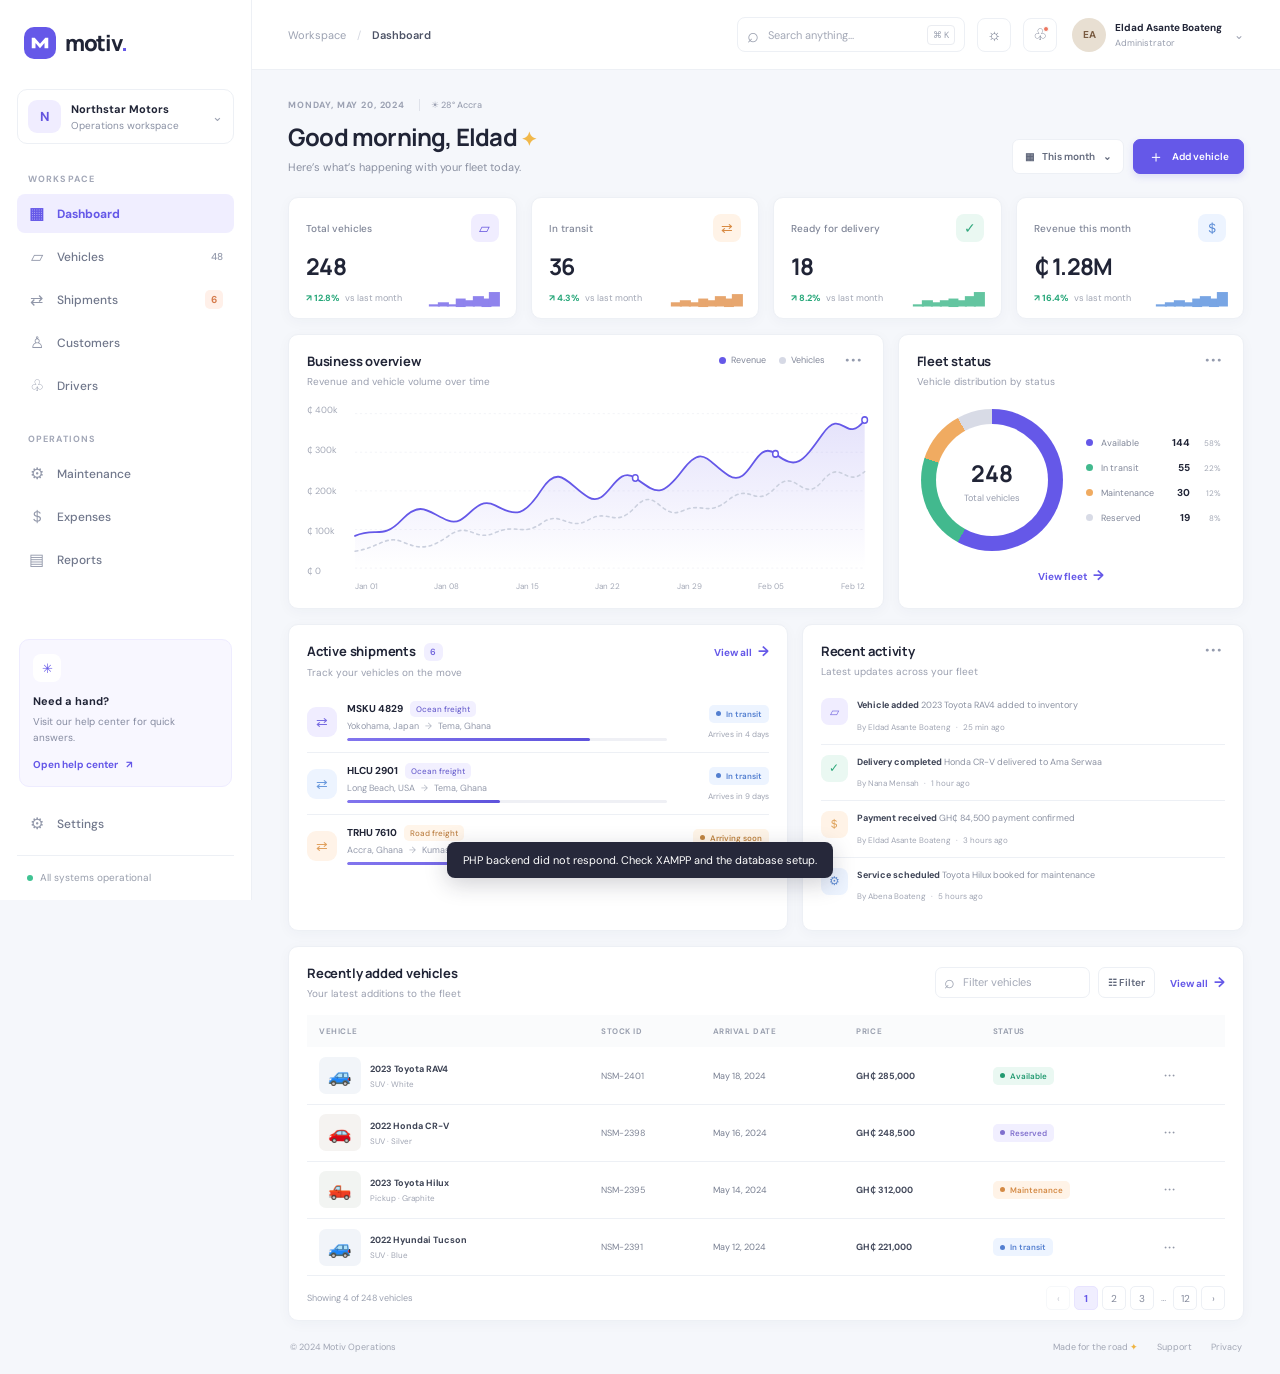
<file: vehicle-management-dashboard/index.html>
<!doctype html>
<html lang="en">
<head>
  <meta charset="utf-8">
  <meta name="viewport" content="width=device-width, initial-scale=1">
  <meta name="theme-color" content="#f5f7fb">
  <title>Motiv — Vehicle Operations</title>
  <link rel="stylesheet" href="style.css">
  <script src="script.js" defer></script>
</head>
<body>
  <div class="app-shell">
    <div class="mobile-scrim" data-close-sidebar></div>
    <aside class="sidebar" id="sidebar" aria-label="Main navigation">
      <a class="brand" href="#dashboard" aria-label="Motiv home"><span class="brand-mark"><svg viewBox="0 0 32 32" aria-hidden="true"><path d="M5 23V9h4l7 8 7-8h4v14h-5v-7l-6 7-6-7v7z" fill="currentColor"/></svg></span><span>motiv<span class="brand-dot">.</span></span></a>
      <div class="workspace-switch"><span class="workspace-icon">N</span><span class="workspace-copy"><strong>Northstar Motors</strong><small>Operations workspace</small></span><span class="chevron">⌄</span></div>
      <p class="nav-label">WORKSPACE</p>
      <nav class="nav-list">
        <a class="nav-item active" href="#dashboard" data-page="Dashboard"><span class="nav-icon">▦</span>Dashboard</a>
        <a class="nav-item" href="#vehicles" data-page="Vehicles"><span class="nav-icon">▱</span>Vehicles <span class="nav-count">48</span></a>
        <a class="nav-item" href="#shipments" data-page="Shipments"><span class="nav-icon">⇄</span>Shipments <span class="nav-badge">6</span></a>
        <a class="nav-item" href="#customers" data-page="Customers"><span class="nav-icon">♙</span>Customers</a>
        <a class="nav-item" href="#drivers" data-page="Drivers"><span class="nav-icon">♧</span>Drivers</a>
      </nav>
      <p class="nav-label nav-label-spaced">OPERATIONS</p>
      <nav class="nav-list">
        <a class="nav-item" href="#maintenance" data-page="Maintenance"><span class="nav-icon">⚙</span>Maintenance</a>
        <a class="nav-item" href="#expenses" data-page="Expenses"><span class="nav-icon">＄</span>Expenses</a>
        <a class="nav-item" href="#reports" data-page="Reports"><span class="nav-icon">▤</span>Reports</a>
      </nav>
      <div class="sidebar-bottom"><div class="help-card"><span class="help-icon">✳</span><strong>Need a hand?</strong><p>Visit our help center for quick answers.</p><button class="help-link" type="button">Open help center <span>↗</span></button></div><a class="nav-item" href="#settings" data-page="Settings"><span class="nav-icon">⚙</span>Settings</a><div class="sidebar-footer"><span class="online-dot"></span>All systems operational</div></div>
    </aside>
    <main class="main-content" id="dashboard">
      <header class="topbar">
        <button class="icon-button mobile-menu" id="menuToggle" aria-label="Open navigation">☰</button>
        <div class="breadcrumbs"><span>Workspace</span><span class="crumb-slash">/</span><strong id="pageTitle">Dashboard</strong></div>
        <div class="topbar-actions"><label class="global-search"><span>⌕</span><input id="globalSearch" type="search" placeholder="Search anything..." aria-label="Search dashboard"><kbd>⌘ K</kbd></label><button class="icon-button theme-toggle" id="themeToggle" aria-label="Switch color theme" title="Switch theme">☼</button><div class="popover-wrap"><button class="icon-button notification-trigger" id="notificationToggle" aria-label="Notifications"><span>♧</span><i></i></button><div class="popover notification-popover" id="notificationPopover"><div class="popover-heading"><strong>Notifications</strong><button id="markRead">Mark all read</button></div><div class="notice"><span class="notice-icon amber">⇄</span><div><strong>Shipment update</strong><p>MSKU 4829 arrived at Tema Port.</p><small>12 min ago</small></div></div><div class="notice"><span class="notice-icon blue">▱</span><div><strong>New vehicle added</strong><p>2023 Toyota RAV4 was added to inventory.</p><small>1 hour ago</small></div></div><div class="notice"><span class="notice-icon green">✓</span><div><strong>Payment received</strong><p>GH₵ 84,500 from Ama Serwaa.</p><small>3 hours ago</small></div></div><button class="view-all">View all notifications</button></div></div><div class="popover-wrap"><button class="profile-trigger" id="profileToggle"><span class="avatar">EAB</span><span class="profile-copy"><strong>Eldad Asante Boateng</strong><small>Administrator</small></span><span class="chevron">⌄</span></button><div class="popover profile-popover" id="profilePopover"><button>My profile</button><button>Workspace settings</button><button>Sign out</button></div></div></div>
      </header>
      <div class="page-content">
        <section class="welcome-row"><div><p class="eyebrow">MONDAY, MAY 20, 2024 <span class="weather">☀ 28° Accra</span></p><h1>Good morning, Eldad <span class="wave">✦</span></h1><p class="welcome-subtitle">Here’s what’s happening with your fleet today.</p></div><div class="welcome-actions"><button class="button button-quiet" id="dateRange">▦ <span>This month</span><span>⌄</span></button><button class="button button-primary" id="addVehicle"><span>＋</span> Add vehicle</button></div></section>
        <section class="kpi-grid" aria-label="Key metrics">
          <article class="kpi-card"><div class="kpi-top"><span class="kpi-label">Total vehicles</span><span class="kpi-icon violet">▱</span></div><div class="kpi-value">248</div><div class="kpi-foot"><span class="trend positive">↗ 12.8%</span><span>vs last month</span><span class="sparkline spark-violet">▁▂▁▄▃▅▄▇</span></div></article>
          <article class="kpi-card"><div class="kpi-top"><span class="kpi-label">In transit</span><span class="kpi-icon orange">⇄</span></div><div class="kpi-value">36</div><div class="kpi-foot"><span class="trend positive">↗ 4.3%</span><span>vs last month</span><span class="sparkline spark-orange">▂▃▂▄▃▅▄▆</span></div></article>
          <article class="kpi-card"><div class="kpi-top"><span class="kpi-label">Ready for delivery</span><span class="kpi-icon green">✓</span></div><div class="kpi-value">18</div><div class="kpi-foot"><span class="trend positive">↗ 8.2%</span><span>vs last month</span><span class="sparkline spark-green">▁▃▂▃▄▃▅▇</span></div></article>
          <article class="kpi-card"><div class="kpi-top"><span class="kpi-label">Revenue this month</span><span class="kpi-icon blue">＄</span></div><div class="kpi-value">₵ 1.28M</div><div class="kpi-foot"><span class="trend positive">↗ 16.4%</span><span>vs last month</span><span class="sparkline spark-blue">▁▂▃▂▄▅▄▇</span></div></article>
        </section>
        <section class="overview-grid">
          <article class="panel performance-panel"><div class="panel-header"><div><h2>Business overview</h2><p>Revenue and vehicle volume over time</p></div><div class="chart-legend"><span><i class="legend-dot revenue-dot"></i>Revenue</span><span><i class="legend-dot volume-dot"></i>Vehicles</span><button class="more-button" aria-label="More chart options">···</button></div></div><div class="chart-wrap"><div class="chart-ylabels"><span>₵ 400k</span><span>₵ 300k</span><span>₵ 200k</span><span>₵ 100k</span><span>₵ 0</span></div><svg class="performance-chart" viewBox="0 0 720 220" preserveAspectRatio="none" role="img" aria-label="Revenue and vehicle volume chart"><defs><linearGradient id="areaFill" x1="0" x2="0" y1="0" y2="1"><stop offset="0" stop-color="#6558e8" stop-opacity=".17"/><stop offset="1" stop-color="#6558e8" stop-opacity="0"/></linearGradient></defs><g class="grid-lines"><path d="M0 12H720M0 60H720M0 108H720M0 156H720M0 204H720"/></g><path class="revenue-area" d="M0 164 C30 152 38 170 66 144 S105 136 132 145 S168 112 198 126 S239 140 264 106 S302 102 330 116 S367 74 396 92 S432 118 462 83 S497 72 528 89 S565 42 594 62 S631 74 660 38 S692 52 720 20 L720 204 L0 204Z"/><path class="line revenue-line" d="M0 164 C30 152 38 170 66 144 S105 136 132 145 S168 112 198 126 S239 140 264 106 S302 102 330 116 S367 74 396 92 S432 118 462 83 S497 72 528 89 S565 42 594 62 S631 74 660 38 S692 52 720 20"/><path class="line volume-line" d="M0 183 C32 179 44 163 66 171 S102 183 132 164 S168 172 198 160 S237 165 264 148 S301 159 330 144 S367 156 396 128 S432 145 462 133 S497 141 528 119 S565 131 594 104 S632 126 660 96 S692 106 720 84"/><g class="chart-points"><circle cx="396" cy="92" r="4"/><circle cx="594" cy="62" r="4"/><circle cx="720" cy="20" r="4"/></g></svg></div><div class="chart-xlabels"><span>Jan 01</span><span>Jan 08</span><span>Jan 15</span><span>Jan 22</span><span>Jan 29</span><span>Feb 05</span><span>Feb 12</span></div><div class="chart-tooltip" id="chartTooltip">Revenue <strong>₵ 312,400</strong></div></article>
          <article class="panel fleet-panel"><div class="panel-header"><div><h2>Fleet status</h2><p>Vehicle distribution by status</p></div><button class="more-button" aria-label="More fleet options">···</button></div><div class="fleet-chart-area"><div class="donut" role="img" aria-label="Fleet status: 58 percent available, 22 percent in transit, 12 percent maintenance, 8 percent reserved"><div class="donut-center"><strong>248</strong><span>Total vehicles</span></div></div><div class="fleet-legend"><div><i class="legend-dot available-dot"></i><span>Available</span><strong>144</strong><small>58%</small></div><div><i class="legend-dot transit-dot"></i><span>In transit</span><strong>55</strong><small>22%</small></div><div><i class="legend-dot maintenance-dot"></i><span>Maintenance</span><strong>30</strong><small>12%</small></div><div><i class="legend-dot reserved-dot"></i><span>Reserved</span><strong>19</strong><small>8%</small></div></div></div><button class="text-link" data-page-link="Vehicles">View fleet <span>→</span></button></article>
        </section>
        <section class="lower-grid"><article class="panel shipments-panel"><div class="panel-header"><div><h2>Active shipments <span class="count-pill">6</span></h2><p>Track your vehicles on the move</p></div><button class="text-link" data-page-link="Shipments">View all <span>→</span></button></div><div class="shipment-list"><div class="shipment-row"><span class="ship-icon ship-purple">⇄</span><div class="shipment-main"><strong>MSKU 4829 <span class="ship-tag ocean">Ocean freight</span></strong><p>Yokohama, Japan <span>→</span> Tema, Ghana</p><div class="progress-track"><i style="width:76%"></i></div></div><div class="shipment-meta"><span class="status-pill in-transit">In transit</span><small>Arrives in 4 days</small></div></div><div class="shipment-row"><span class="ship-icon ship-blue">⇄</span><div class="shipment-main"><strong>HLCU 2901 <span class="ship-tag ocean">Ocean freight</span></strong><p>Long Beach, USA <span>→</span> Tema, Ghana</p><div class="progress-track"><i style="width:48%"></i></div></div><div class="shipment-meta"><span class="status-pill in-transit">In transit</span><small>Arrives in 9 days</small></div></div><div class="shipment-row"><span class="ship-icon ship-orange">⇄</span><div class="shipment-main"><strong>TRHU 7610 <span class="ship-tag road">Road freight</span></strong><p>Accra, Ghana <span>→</span> Kumasi, Ghana</p><div class="progress-track"><i style="width:91%"></i></div></div><div class="shipment-meta"><span class="status-pill arriving">Arriving soon</span><small>Arrives tomorrow</small></div></div></div></article>
          <article class="panel activity-panel"><div class="panel-header"><div><h2>Recent activity</h2><p>Latest updates across your fleet</p></div><button class="more-button" aria-label="More activity options">···</button></div><div class="activity-list"><div class="activity-item"><span class="activity-avatar activity-violet">▱</span><div><p><strong>Vehicle added</strong><span> 2023 Toyota RAV4 added to inventory</span></p><small>By Eldad Asante Boateng <i>·</i> 25 min ago</small></div></div><div class="activity-item"><span class="activity-avatar activity-green">✓</span><div><p><strong>Delivery completed</strong><span> Honda CR-V delivered to Ama Serwaa</span></p><small>By Nana Mensah <i>·</i> 1 hour ago</small></div></div><div class="activity-item"><span class="activity-avatar activity-orange">＄</span><div><p><strong>Payment received</strong><span> GH₵ 84,500 payment confirmed</span></p><small>By Eldad Asante Boateng <i>·</i> 3 hours ago</small></div></div><div class="activity-item"><span class="activity-avatar activity-blue">⚙</span><div><p><strong>Service scheduled</strong><span> Toyota Hilux booked for maintenance</span></p><small>By Abena Boateng <i>·</i> 5 hours ago</small></div></div></div></article></section>
        <section class="panel vehicles-panel"><div class="panel-header vehicle-heading"><div><h2>Recently added vehicles</h2><p>Your latest additions to the fleet</p></div><div class="table-actions"><label class="table-search"><span>⌕</span><input id="vehicleSearch" type="search" placeholder="Filter vehicles" aria-label="Filter vehicles"></label><button class="button button-quiet filter-button" id="filterButton">☷ Filter</button><button class="text-link" data-page-link="Vehicles">View all <span>→</span></button></div></div><div class="table-scroll"><table><thead><tr><th>VEHICLE</th><th>STOCK ID</th><th>ARRIVAL DATE</th><th>PRICE</th><th>STATUS</th><th></th></tr></thead><tbody id="vehicleRows"><tr data-search="toyota rav4 2023 suv nsm 2401 available"><td><span class="car-thumb car-1">🚙</span><span class="vehicle-name"><strong>2023 Toyota RAV4</strong><small>SUV · White</small></span></td><td class="stock-id">NSM-2401</td><td>May 18, 2024</td><td class="price">GH₵ 285,000</td><td><span class="status-pill available">Available</span></td><td><button class="row-menu" aria-label="Vehicle options">···</button></td></tr><tr data-search="honda cr-v 2022 suv nsm 2398 reserved"><td><span class="car-thumb car-2">🚗</span><span class="vehicle-name"><strong>2022 Honda CR-V</strong><small>SUV · Silver</small></span></td><td class="stock-id">NSM-2398</td><td>May 16, 2024</td><td class="price">GH₵ 248,500</td><td><span class="status-pill reserved">Reserved</span></td><td><button class="row-menu" aria-label="Vehicle options">···</button></td></tr><tr data-search="toyota hilux 2023 pickup nsm 2395 maintenance"><td><span class="car-thumb car-3">🛻</span><span class="vehicle-name"><strong>2023 Toyota Hilux</strong><small>Pickup · Graphite</small></span></td><td class="stock-id">NSM-2395</td><td>May 14, 2024</td><td class="price">GH₵ 312,000</td><td><span class="status-pill maintenance">Maintenance</span></td><td><button class="row-menu" aria-label="Vehicle options">···</button></td></tr><tr data-search="hyundai tucson 2022 suv nsm 2391 in transit"><td><span class="car-thumb car-4">🚙</span><span class="vehicle-name"><strong>2022 Hyundai Tucson</strong><small>SUV · Blue</small></span></td><td class="stock-id">NSM-2391</td><td>May 12, 2024</td><td class="price">GH₵ 221,000</td><td><span class="status-pill in-transit">In transit</span></td><td><button class="row-menu" aria-label="Vehicle options">···</button></td></tr></tbody></table></div><div class="table-footer"><span id="vehicleCount">Showing 4 of 248 vehicles</span><div class="pagination"><button aria-label="Previous page" disabled>‹</button><button class="current-page">1</button><button>2</button><button>3</button><span>…</span><button>12</button><button aria-label="Next page">›</button></div></div></section>
        <footer class="page-footer"><span>© 2024 Motiv Operations</span><span>Made for the road <span class="footer-star">✦</span></span><a href="#support">Support</a><a href="#privacy">Privacy</a></footer>
      </div>
    </main>
    <div class="toast" id="toast" role="status" aria-live="polite"></div>
  </div>
</body>
</html>
</file>
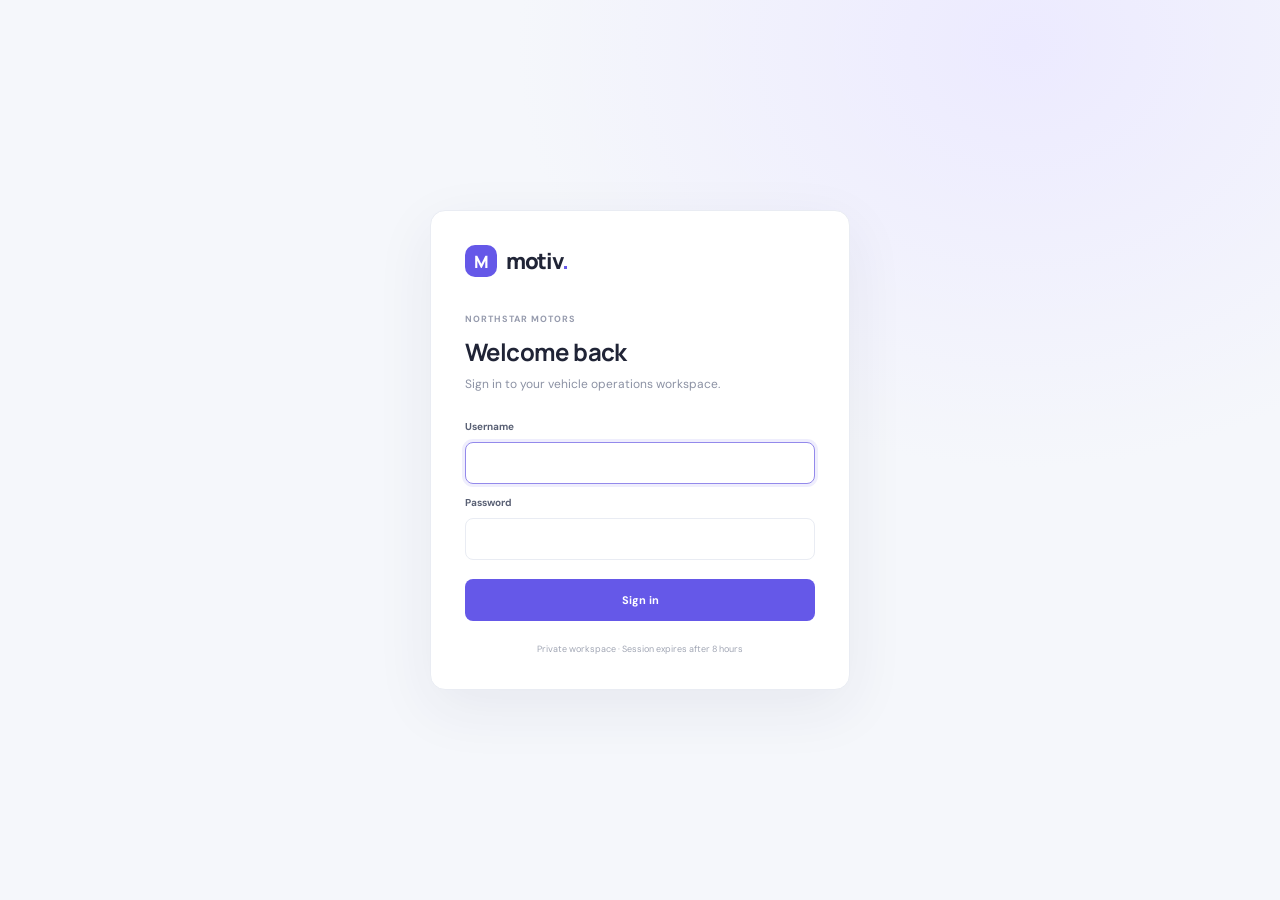
<file: vehicle-management-dashboard/login.html>
<!doctype html>
<html lang="en">
<head>
  <meta charset="utf-8">
  <meta name="viewport" content="width=device-width, initial-scale=1">
  <meta name="theme-color" content="#f5f7fb">
  <title>Sign in · Motiv</title>
  <link rel="stylesheet" href="login.css">
  <script src="login.js" defer></script>
</head>
<body>
  <main class="login-shell">
    <section class="login-card" aria-labelledby="loginTitle">
      <a class="brand" href="login.html"><span class="brand-mark">M</span><span>motiv<span class="brand-dot">.</span></span></a>
      <p class="eyebrow">NORTHSTAR MOTORS</p>
      <h1 id="loginTitle">Welcome back</h1>
      <p class="subtitle">Sign in to your vehicle operations workspace.</p>
      <form id="loginForm" autocomplete="on">
        <label for="username">Username</label>
        <input id="username" name="username" autocomplete="username" required autofocus>
        <label for="password">Password</label>
        <input id="password" name="password" type="password" autocomplete="current-password" required>
        <p class="login-error" id="loginError" role="alert" hidden></p>
        <button type="submit" id="submitButton">Sign in</button>
      </form>
      <p class="login-footnote">Private workspace · Session expires after 8 hours</p>
    </section>
  </main>
</body>
</html>
</file>
<file: vehicle-management-dashboard/style.css>
@import url('https://fonts.googleapis.com/css2?family=DM+Sans:wght@400;500;600;700&family=Manrope:wght@400;500;600;700;800&display=swap');
:root{color-scheme:light;--bg:#f5f7fb;--surface:#fff;--surface-2:#fafbfe;--text:#202436;--muted:#8990a3;--line:#edf0f5;--accent:#6558e8;--accent-dark:#5548d5;--shadow:0 3px 14px rgba(36,43,74,.035);--green:#24a879;--red:#e56b73;--sidebar:252px}*{box-sizing:border-box}body{margin:0;background:var(--bg);color:var(--text);font-family:'DM Sans',sans-serif;font-size:13px;-webkit-font-smoothing:antialiased}button,input{font:inherit}button{cursor:pointer;color:inherit}.app-shell{min-height:100vh}.sidebar{position:fixed;z-index:10;inset:0 auto 0 0;width:var(--sidebar);padding:27px 17px 16px;background:var(--surface);border-right:1px solid var(--line);display:flex;flex-direction:column}.brand{display:flex;align-items:center;gap:9px;margin:0 0 30px 7px;text-decoration:none;color:var(--text);font:800 22px Manrope,sans-serif;letter-spacing:-1.3px}.brand-mark{width:32px;height:32px;border-radius:10px;background:var(--accent);color:white;display:grid;place-items:center}.brand-mark svg{width:24px}.brand-dot{color:var(--accent)}.workspace-switch{display:flex;align-items:center;gap:10px;padding:10px;border:1px solid var(--line);border-radius:10px;margin-bottom:29px}.workspace-icon{width:33px;height:33px;display:grid;place-items:center;background:#f0edff;border-radius:9px;color:#6454df;font-weight:700}.workspace-copy{display:flex;flex:1;flex-direction:column;gap:3px}.workspace-copy strong{font-size:11px}.workspace-copy small{font-size:10px;color:var(--muted)}.chevron{color:#9da2b2}.nav-label{color:#a2a7b7;font-size:9px;font-weight:700;letter-spacing:1.1px;margin:0 0 9px 11px}.nav-label-spaced{margin-top:28px}.nav-list{display:grid;gap:4px}.nav-item{position:relative;display:flex;align-items:center;gap:12px;height:39px;padding:0 11px;text-decoration:none;color:#70778b;border-radius:8px;font-weight:500;font-size:12px}.nav-item:hover{background:var(--surface-2);color:var(--text)}.nav-item.active{background:#f0eeff;color:var(--accent);font-weight:700}.nav-icon{width:17px;text-align:center;font-size:16px;line-height:1;color:#9298aa}.active .nav-icon{color:var(--accent)}.nav-count,.nav-badge{margin-left:auto;font-size:10px;color:#9298aa}.nav-badge{padding:3px 6px;border-radius:5px;background:#fff0e9;color:#d57b4c;font-weight:700}.sidebar-bottom{margin-top:auto}.help-card{padding:14px 13px;margin:0 2px 17px;border-radius:10px;background:#f8f7ff;border:1px solid #eeecff}.help-icon{display:block;width:28px;height:28px;border-radius:8px;background:white;color:var(--accent);display:grid;place-items:center;margin-bottom:10px}.help-card strong{font-size:11px}.help-card p{color:#858ba0;font-size:10px;line-height:1.55;margin:5px 0 10px}.help-link{padding:0;background:none;border:0;color:var(--accent);font-size:10px;font-weight:700}.help-link span{margin-left:6px}.sidebar-footer{padding:15px 10px 0;border-top:1px solid var(--line);margin-top:12px;color:#989eac;font-size:10px}.online-dot{display:inline-block;width:6px;height:6px;background:#40c393;border-radius:50%;margin-right:7px}.main-content{margin-left:var(--sidebar);min-height:100vh}.topbar{height:70px;background:var(--surface);border-bottom:1px solid var(--line);display:flex;align-items:center;justify-content:space-between;padding:0 36px;position:sticky;top:0;z-index:8}.breadcrumbs{display:flex;gap:11px;align-items:center;color:#9ca2b2;font-size:11px}.breadcrumbs strong{color:#4d5366;font-weight:600}.crumb-slash{color:#d4d7e0}.topbar-actions{display:flex;align-items:center;gap:12px}.global-search{height:35px;width:228px;padding:0 9px;display:flex;align-items:center;gap:7px;border:1px solid var(--line);border-radius:8px;color:#9ba1b0}.global-search>span,.table-search>span{font-size:20px;line-height:1}.global-search input,.table-search input{border:0;outline:0;background:transparent;color:var(--text);width:100%;min-width:0;font-size:11px}.global-search input::placeholder,.table-search input::placeholder{color:#a3a8b6}.global-search kbd{font:9px 'DM Sans',sans-serif;border:1px solid #eaecf1;padding:3px 5px;border-radius:4px;white-space:nowrap}.icon-button{width:34px;height:34px;border:1px solid var(--line);border-radius:8px;background:var(--surface);display:grid;place-items:center;color:#737a8e;font-size:16px}.icon-button:hover,.button:hover{border-color:#d8d5f4;background:#fbfaff}.notification-trigger{position:relative}.notification-trigger i{position:absolute;width:6px;height:6px;border-radius:50%;background:#ed765f;right:7px;top:7px;border:1px solid white}.profile-trigger{display:flex;align-items:center;gap:9px;border:0;background:none;padding:0 0 0 3px;text-align:left}.avatar{width:34px;height:34px;border-radius:50%;background:#e8dfd2;color:#795b41;display:grid;place-items:center;font-size:10px;font-weight:700}.profile-copy{display:flex;flex-direction:column;gap:3px}.profile-copy strong{font-size:10px}.profile-copy small{font-size:9px;color:#989eae}.profile-trigger .chevron{font-size:12px;margin-left:3px}.popover-wrap{position:relative}.popover{display:none;position:absolute;z-index:20;right:0;top:44px;width:295px;background:var(--surface);border:1px solid var(--line);box-shadow:0 12px 32px rgba(26,32,55,.13);border-radius:12px;padding:13px}.popover.open{display:block;animation:pop .16s ease-out}@keyframes pop{from{opacity:0;transform:translateY(-4px)}to{opacity:1;transform:none}}.popover-heading{display:flex;align-items:center;justify-content:space-between;padding:2px 2px 11px;border-bottom:1px solid var(--line)}.popover-heading strong{font-size:12px}.popover-heading button{background:none;border:0;color:var(--accent);font-size:10px}.notice{display:flex;gap:10px;padding:12px 2px;border-bottom:1px solid var(--line)}.notice-icon{flex:none;width:28px;height:28px;border-radius:8px;display:grid;place-items:center}.notice-icon.amber{background:#fff4e8;color:#dc9b4d}.notice-icon.blue{background:#edf4ff;color:#548bd8}.notice-icon.green{background:#eaf8f2;color:#35a97f}.notice strong{font-size:10px}.notice p{font-size:10px;color:#777e90;margin:4px 0}.notice small{font-size:9px;color:#a1a6b4}.view-all{display:block;width:100%;padding:10px 0 2px;border:0;background:none;color:var(--accent);font-weight:700;font-size:10px}.profile-popover{width:180px;padding:6px}.profile-popover button{display:block;text-align:left;width:100%;background:none;border:0;padding:10px;border-radius:6px;font-size:11px}.profile-popover button:hover{background:var(--surface-2)}.page-content{max-width:1510px;padding:29px 36px 18px;margin:auto}.welcome-row{display:flex;justify-content:space-between;align-items:flex-end;margin-bottom:23px}.eyebrow{font-size:9px;letter-spacing:.85px;color:#9ba1b2;font-weight:700;margin:0 0 9px}.weather{margin-left:11px;padding-left:11px;border-left:1px solid #dfe2ea;letter-spacing:0;font-weight:500}.welcome-row h1{font:700 24px Manrope,sans-serif;letter-spacing:-.8px;margin:0}.wave{font-size:19px;color:#f1b84a}.welcome-subtitle{font-size:11px;color:#8b91a2;margin:7px 0 0}.welcome-actions{display:flex;gap:9px}.button{height:35px;padding:0 12px;border:1px solid var(--line);border-radius:7px;background:var(--surface);font-size:10px;font-weight:600;display:flex;align-items:center;gap:8px;white-space:nowrap}.button-quiet{color:#62697c}.button-primary{background:var(--accent);border-color:var(--accent);color:white;padding:0 14px;box-shadow:0 3px 7px #6558e82b}.button-primary:hover{background:var(--accent-dark);border-color:var(--accent-dark)}.button-primary>span{font-size:16px;font-weight:400}.kpi-grid{display:grid;grid-template-columns:repeat(4,minmax(0,1fr));gap:14px}.kpi-card,.panel{background:var(--surface);border:1px solid var(--line);border-radius:10px;box-shadow:var(--shadow)}.kpi-card{padding:16px 17px 13px;min-height:113px}.kpi-top{display:flex;align-items:center;justify-content:space-between}.kpi-label{color:#7f8597;font-size:10px;font-weight:500}.kpi-icon{width:28px;height:28px;border-radius:8px;display:grid;place-items:center;font-size:14px}.violet{color:#6656df;background:#f0edff}.orange{color:#d88a42;background:#fff3e7}.green{color:#30a77d;background:#eaf8f2}.blue{color:#5587d4;background:#edf4ff}.kpi-value{font:700 23px Manrope,sans-serif;letter-spacing:-.7px;margin:8px 0 9px}.kpi-foot{display:flex;align-items:center;gap:5px;color:#a1a6b4;font-size:9px}.trend{font-weight:700}.positive{color:#26a779}.sparkline{margin-left:auto;font-size:14px;letter-spacing:-2px;line-height:1}.spark-violet{color:#8f83ed}.spark-orange{color:#e7a66e}.spark-green{color:#63c5a0}.spark-blue{color:#78a5e4}.overview-grid{display:grid;grid-template-columns:minmax(0,1.72fr) minmax(290px,1fr);gap:14px;margin-top:15px}.panel{padding:17px 18px}.panel-header{display:flex;align-items:flex-start;justify-content:space-between}.panel-header h2{font:700 13px Manrope,sans-serif;letter-spacing:-.2px;margin:0}.panel-header p{font-size:10px;color:#9a9faf;margin:5px 0 0}.chart-legend{display:flex;align-items:center;gap:13px;color:#82889a;font-size:9px}.chart-legend span{display:flex;align-items:center;gap:5px}.legend-dot{width:7px;height:7px;border-radius:50%;display:inline-block}.revenue-dot{background:#6558e8}.volume-dot{background:#d6d9e5}.more-button{border:0;background:none;color:#949bad;font-weight:700;font-size:18px;letter-spacing:1px;line-height:16px;padding:0 2px}.chart-legend .more-button{margin-left:5px}.chart-wrap{height:177px;display:flex;margin-top:16px}.chart-ylabels{width:48px;display:flex;flex-direction:column;justify-content:space-between;color:#a4a9b7;font-size:9px;padding:0 7px 4px 0}.performance-chart{flex:1;width:0;overflow:visible}.grid-lines path{stroke:#eff1f6;stroke-width:1;stroke-dasharray:3 4;fill:none}.revenue-area{fill:url(#areaFill)}.line{fill:none;stroke-width:2.3;stroke-linecap:round}.revenue-line{stroke:#6558e8}.volume-line{stroke:#cbd0de;stroke-dasharray:4 5;stroke-width:2}.chart-points circle{fill:white;stroke:#6558e8;stroke-width:2}.chart-xlabels{margin-left:48px;display:flex;justify-content:space-between;color:#a4a9b7;font-size:8px}.chart-tooltip{display:none;position:absolute;padding:7px 9px;border-radius:6px;background:#24263a;color:#d6d7e0;font-size:9px;box-shadow:0 4px 14px #20243630}.chart-tooltip strong{display:block;color:white;margin-top:3px;font-size:11px}.performance-panel{position:relative}.fleet-panel{min-height:260px}.fleet-chart-area{display:flex;align-items:center;justify-content:center;gap:23px;margin:21px auto 15px}.donut{width:142px;height:142px;border-radius:50%;background:conic-gradient(#6558e8 0 58%,#42b98e 58% 80%,#f0ab61 80% 92%,#d8dbe6 92% 100%);display:grid;place-items:center;position:relative;flex:none}.donut:before{content:"";position:absolute;inset:15px;background:var(--surface);border-radius:50%}.donut-center{z-index:1;display:flex;flex-direction:column;align-items:center;gap:3px}.donut-center strong{font:700 23px Manrope,sans-serif}.donut-center span{font-size:9px;color:#969cad}.fleet-legend{min-width:135px;display:grid;gap:12px}.fleet-legend>div{display:grid;grid-template-columns:9px 1fr 27px 25px;align-items:center;gap:6px;font-size:9px}.fleet-legend span{color:#818799}.fleet-legend strong{font-size:10px;text-align:right}.fleet-legend small{color:#a3a8b5;text-align:right;font-size:8px}.available-dot{background:#6558e8}.transit-dot{background:#42b98e}.maintenance-dot{background:#f0ab61}.reserved-dot{background:#d8dbe6}.text-link{border:0;background:none;color:var(--accent);font-weight:700;font-size:10px;padding:0;white-space:nowrap}.text-link span{font-size:14px;margin-left:4px}.fleet-panel>.text-link{display:block;margin:0 auto}.lower-grid{display:grid;grid-template-columns:minmax(0,1.13fr) minmax(0,1fr);gap:14px;margin-top:15px}.count-pill{display:inline-grid;place-items:center;margin-left:5px;min-width:19px;height:18px;padding:0 5px;border-radius:6px;background:#f1efff;color:#7165dc;font:600 9px 'DM Sans',sans-serif;vertical-align:1px}.shipment-list{margin-top:12px}.shipment-row{display:flex;align-items:center;gap:10px;padding:11px 0;border-bottom:1px solid var(--line)}.shipment-row:last-child{border:0;padding-bottom:2px}.ship-icon{width:30px;height:30px;border-radius:9px;display:grid;place-items:center;font-size:14px;flex:none}.ship-purple{background:#f0edff;color:#776be1}.ship-blue{background:#edf4ff;color:#6b9add}.ship-orange{background:#fff3e8;color:#e1a15f}.shipment-main{flex:1;min-width:0}.shipment-main>strong{display:block;font-size:10px}.ship-tag{font-weight:500;font-size:8px;padding:3px 6px;border-radius:5px;margin-left:5px}.ship-tag.ocean{color:#6d63ce;background:#f2f0ff}.ship-tag.road{color:#bd8247;background:#fff5ea}.shipment-main p{font-size:9px;color:#949aab;margin:5px 0 6px}.shipment-main p span{padding:0 4px;color:#b1b6c2}.progress-track{height:3px;border-radius:3px;background:#eff0f5;overflow:hidden}.progress-track i{height:100%;display:block;background:linear-gradient(90deg,#8275ee,#5e53dc);border-radius:3px}.shipment-meta{display:flex;flex-direction:column;align-items:flex-end;gap:6px;min-width:92px}.status-pill{display:inline-flex;align-items:center;border-radius:5px;padding:4px 7px;font-size:8px;font-weight:600;white-space:nowrap}.status-pill:before{content:"";width:5px;height:5px;border-radius:50%;background:currentColor;margin-right:5px}.status-pill.in-transit{color:#537fd0;background:#edf4ff}.status-pill.arriving{color:#bf8440;background:#fff5e8}.status-pill.available{color:#229a70;background:#eaf8f2}.status-pill.reserved{color:#8070ce;background:#f1efff}.status-pill.maintenance{color:#d48a45;background:#fff3e7}.shipment-meta small{font-size:8px;color:#a0a5b3}.activity-list{margin-top:10px}.activity-item{display:flex;gap:9px;padding:10px 0;border-bottom:1px solid var(--line)}.activity-item:last-child{border:0}.activity-avatar{width:27px;height:27px;flex:none;border-radius:8px;display:grid;place-items:center;font-size:12px}.activity-violet{background:#f0edff;color:#7569df}.activity-green{background:#eaf8f2;color:#2da77a}.activity-orange{background:#fff3e7;color:#dc9b4e}.activity-blue{background:#edf4ff;color:#628ed4}.activity-item p{margin:1px 0 5px;font-size:9px;line-height:1.4;color:#8c92a2}.activity-item p strong{color:#3e4456;font-size:9px}.activity-item small{font-size:8px;color:#a0a5b3}.activity-item small i{font-style:normal;padding:0 3px}.vehicles-panel{margin-top:15px;padding-bottom:0}.vehicle-heading{align-items:center;margin-bottom:15px}.table-actions{display:flex;align-items:center;gap:8px}.table-search{width:155px;height:31px;border:1px solid var(--line);border-radius:7px;display:flex;align-items:center;gap:6px;padding:0 8px;color:#9ba1b0}.table-search>span{font-size:18px}.filter-button{height:31px;padding:0 9px}.table-actions>.text-link{margin-left:7px}table{border-collapse:collapse;width:100%;min-width:680px}thead{background:#fafbfc}th{text-align:left;height:32px;padding:0 12px;color:#9ba1b0;font-size:8px;letter-spacing:.55px;font-weight:700}th:first-child,td:first-child{padding-left:12px}td{height:57px;border-bottom:1px solid var(--line);padding:6px 12px;font-size:9px;color:#777e90}tbody tr:last-child td{border-bottom:0}.table-scroll{overflow:auto}.car-thumb{display:inline-grid;place-items:center;width:42px;height:37px;border-radius:7px;background:#f3f5f8;font-size:19px;vertical-align:middle;margin-right:9px}.car-1{background:#f2f5f9}.car-2{background:#f5f3f1}.car-3{background:#f2f4f2}.car-4{background:#f1f4f9}.vehicle-name{display:inline-flex;vertical-align:middle;flex-direction:column;gap:4px}.vehicle-name strong{color:#3d4354;font-size:9px}.vehicle-name small{font-size:8px;color:#a0a5b3}.stock-id{font-size:9px;color:#7e8495}.price{font-weight:700;color:#444a5c}.row-menu{border:0;background:none;color:#9298a7;font-size:16px;letter-spacing:1px}.table-footer{height:45px;display:flex;align-items:center;justify-content:space-between;border-top:1px solid var(--line);color:#9ba1b0;font-size:9px}.pagination{display:flex;align-items:center;gap:4px}.pagination button{width:24px;height:24px;border:1px solid var(--line);background:var(--surface);border-radius:5px;color:#848a9c;font-size:10px}.pagination button:disabled{opacity:.45}.pagination button.current-page{background:#f0eeff;color:var(--accent);border-color:#e8e4ff;font-weight:700}.pagination span{padding:0 3px}.page-footer{display:flex;align-items:center;gap:19px;padding:20px 2px 3px;color:#a1a6b4;font-size:9px}.page-footer span:first-child{margin-right:auto}.page-footer a{color:inherit;text-decoration:none}.footer-star{color:#efb441}.mobile-menu{display:none}.mobile-scrim{display:none}.toast{position:fixed;z-index:50;bottom:22px;left:50%;transform:translate(-50%,15px);opacity:0;padding:11px 16px;border-radius:8px;background:#26283a;color:#fff;font-size:11px;box-shadow:0 6px 22px #20243635;transition:.2s;pointer-events:none}.toast.show{opacity:1;transform:translate(-50%,0)}
html[data-theme="dark"]{color-scheme:dark;--bg:#141722;--surface:#1c2030;--surface-2:#242839;--text:#eef0f7;--muted:#9ca3b8;--line:#2c3142;--shadow:0 3px 14px rgba(0,0,0,.13)}html[data-theme="dark"] .nav-item.active,html[data-theme="dark"] .help-card{background:#2b2942;border-color:#34314f}html[data-theme="dark"] .workspace-icon,html[data-theme="dark"] .kpi-icon,html[data-theme="dark"] .activity-avatar,html[data-theme="dark"] .ship-icon,html[data-theme="dark"] .notice-icon,html[data-theme="dark"] .car-thumb{filter:brightness(.8)}html[data-theme="dark"] .workspace-switch,html[data-theme="dark"] .global-search kbd{border-color:var(--line)}html[data-theme="dark"] .breadcrumbs strong,html[data-theme="dark"] .activity-item p strong,html[data-theme="dark"] .vehicle-name strong{color:#e3e5ef}html[data-theme="dark"] .chart-grid path,html[data-theme="dark"] .grid-lines path{stroke:#303548}html[data-theme="dark"] thead{background:#222637}html[data-theme="dark"] .donut:before{background:var(--surface)}html[data-theme="dark"] .donut{background:conic-gradient(#8175ef 0 58%,#42b98e 58% 80%,#f0ab61 80% 92%,#45495a 92% 100%)}html[data-theme="dark"] .legend-dot.reserved-dot{background:#45495a}html[data-theme="dark"] .button-primary{color:white}
@media(min-width:1500px){.page-content{padding-top:34px}.kpi-card{min-height:122px;padding:19px}.panel{padding:20px}.performance-panel,.fleet-panel{min-height:285px}.chart-wrap{height:195px}.fleet-chart-area{margin-top:29px}}@media(max-width:1150px){:root{--sidebar:220px}.sidebar{padding-inline:13px}.topbar{padding:0 25px}.page-content{padding:25px}.global-search{width:190px}.overview-grid{grid-template-columns:minmax(0,1.5fr) minmax(260px,1fr)}.fleet-chart-area{gap:14px}.donut{width:120px;height:120px}.donut:before{inset:13px}.fleet-legend{min-width:124px}}@media(max-width:900px){.sidebar{transform:translateX(-100%);transition:transform .25s;box-shadow:0 0 35px #1112}.sidebar.open{transform:translateX(0)}.mobile-scrim.open{display:block;position:fixed;z-index:9;inset:0;background:#171a2b65}.main-content{margin-left:0}.mobile-menu{display:grid;margin-right:12px}.topbar{justify-content:flex-start}.breadcrumbs{flex:1}.overview-grid{grid-template-columns:minmax(0,1.45fr) minmax(255px,1fr)}.kpi-grid{grid-template-columns:repeat(2,minmax(0,1fr))}.lower-grid{grid-template-columns:1fr}.fleet-chart-area{justify-content:flex-start;margin-left:15%}.performance-panel,.fleet-panel{min-height:auto}}@media(max-width:620px){.topbar{height:60px;padding:0 15px}.topbar-actions{gap:7px}.global-search{width:34px;height:34px;justify-content:center;padding:0;border:0}.global-search>span{font-size:21px}.global-search input,.global-search kbd{display:none}.profile-copy,.profile-trigger>.chevron{display:none}.profile-trigger{padding:0}.page-content{padding:22px 14px 15px}.welcome-row{align-items:flex-start;gap:14px;flex-direction:column;margin-bottom:18px}.welcome-row h1{font-size:22px}.welcome-actions{width:100%}.welcome-actions .button-quiet{margin-right:auto}.kpi-grid{gap:9px}.kpi-card{padding:13px 12px;min-height:106px}.kpi-label{font-size:9px}.kpi-value{font-size:20px}.kpi-foot{font-size:8px;gap:4px}.sparkline{display:none}.overview-grid{grid-template-columns:1fr;gap:10px;margin-top:10px}.panel{padding:15px 13px}.lower-grid{gap:10px;margin-top:10px}.fleet-chart-area{justify-content:center;margin:22px 0 15px;gap:20px}.donut{width:130px;height:130px}.donut:before{inset:14px}.chart-legend{gap:8px}.chart-legend span{font-size:8px}.chart-wrap{height:157px}.shipment-row{gap:7px}.shipment-meta{min-width:78px}.ship-tag{margin-left:2px;padding:3px 4px}.shipment-main p{font-size:8px}.vehicle-heading{align-items:flex-start;gap:12px;flex-direction:column}.table-actions{width:100%}.table-search{flex:1}.table-actions>.text-link{margin-left:auto}.vehicles-panel{margin-top:10px}.page-footer{gap:12px}.page-footer span:first-child{font-size:8px}.notification-popover{right:-45px;width:min(295px,calc(100vw - 24px))}.profile-popover{right:-4px}.breadcrumbs{font-size:10px}}@media(prefers-reduced-motion:reduce){*,*::before,*::after{scroll-behavior:auto!important;animation-duration:.01ms!important;transition-duration:.01ms!important}}
.inventory-panel{padding:0 18px 0}.vehicle-kpis{margin-bottom:15px}.vehicle-kpis .kpi-card{min-height:105px}.inventory-toolbar{min-height:60px;display:flex;align-items:center;justify-content:space-between;gap:15px;border-bottom:1px solid var(--line)}.inventory-tabs{display:flex;align-self:stretch;align-items:stretch;gap:17px;overflow-x:auto}.inventory-tab{position:relative;display:flex;align-items:center;gap:6px;padding:0 2px;white-space:nowrap;border:0;background:none;color:#858b9c;font-size:10px}.inventory-tab.active{color:var(--accent);font-weight:700}.inventory-tab.active:after{content:"";position:absolute;bottom:-1px;left:0;right:0;height:2px;border-radius:2px;background:var(--accent)}.inventory-tab span{padding:2px 5px;border-radius:5px;background:#f0eeff;color:#7568d9;font-size:8px}.status-filter{height:31px;border:1px solid var(--line);border-radius:7px;background:var(--surface);color:#73798b;padding:0 8px;font-size:10px}.inventory-panel .table-scroll{margin:0 -1px}.inventory-note{color:#a0a5b3;font-size:9px}.empty-row{text-align:center;height:100px;color:#9399a9}.modal-backdrop[hidden]{display:none}.modal-backdrop{position:fixed;inset:0;z-index:40;background:#20243870;display:grid;place-items:center;padding:20px}.vehicle-modal{width:min(530px,100%);padding:22px;background:var(--surface);border:1px solid var(--line);border-radius:14px;box-shadow:0 20px 60px #1113}.modal-head{display:flex;justify-content:space-between;align-items:flex-start;margin-bottom:19px}.modal-head h2{font:700 17px Manrope,sans-serif;margin:0}.modal-head p{font-size:10px;color:#969cad;margin:6px 0 0}.modal-close{border:0;background:none;color:#9298a8;font-size:24px;line-height:20px}.form-grid{display:grid;grid-template-columns:1fr 1fr;gap:14px}.form-grid label{display:grid;gap:6px;color:#656b7e;font-size:10px;font-weight:600}.form-grid input,.form-grid select{width:100%;height:36px;border:1px solid var(--line);border-radius:7px;background:var(--surface);color:var(--text);padding:0 10px;outline:none;font-size:11px}.form-grid input:focus,.form-grid select:focus,.status-filter:focus{border-color:#958aed;box-shadow:0 0 0 3px #6558e817}.modal-actions{display:flex;justify-content:flex-end;gap:8px;margin-top:22px;padding-top:15px;border-top:1px solid var(--line)}
@media(max-width:620px){.inventory-panel{padding:0 12px}.inventory-toolbar{align-items:flex-start;flex-direction:column;padding:0 0 10px;gap:4px}.inventory-tabs{width:100%;min-height:43px;gap:16px}.inventory-panel .table-actions{width:100%}.inventory-panel .status-filter{max-width:135px}.inventory-note{display:none}.form-grid{grid-template-columns:1fr 1fr}.vehicle-modal{padding:18px}}
.shipments-board{padding:0 18px}.shipments-board .inventory-toolbar{margin-bottom:16px}.shipment-cards{display:grid;grid-template-columns:repeat(3,minmax(0,1fr));gap:12px}.shipment-card{border:1px solid var(--line);border-radius:9px;padding:13px;background:var(--surface);min-width:0}.shipment-card-head{display:flex;align-items:center;gap:8px}.shipment-card-head .status-pill{margin-left:auto}.shipment-menu{font-size:15px}.shipment-ref{font:700 13px Manrope,sans-serif;margin:11px 0 6px;letter-spacing:-.2px}.shipment-card .ship-tag{display:inline-block;margin:0}.route-line{display:grid;grid-template-columns:1fr 20px 1fr;align-items:center;margin:17px 0 13px}.route-line>div{position:relative;padding-left:13px;display:flex;flex-direction:column;gap:4px;min-width:0}.route-line>div strong{font-size:9px;white-space:nowrap;overflow:hidden;text-overflow:ellipsis}.route-line>div small{font-size:8px;color:#a0a5b3}.route-dot{position:absolute;left:0;top:2px;width:6px;height:6px;border:1.5px solid var(--accent);border-radius:50%}.destination-dot{border-color:#42b98e}.route-arrow{text-align:center;color:#aeb3c0}.shipment-progress-label{display:flex;justify-content:space-between;color:#9298a8;font-size:8px;margin-bottom:5px}.shipment-progress-label strong{color:#656b7d}.shipment-card .progress-track{height:4px}.shipment-card-foot{display:flex;justify-content:space-between;gap:8px;margin-top:12px;color:#858b9c;font-size:8px}.shipment-vessel{border-top:1px solid var(--line);padding-top:9px;margin-top:10px;color:#a0a5b3;font-size:8px}.shipments-board .table-footer{margin-top:4px}
@media(max-width:900px){.shipment-cards{grid-template-columns:repeat(2,minmax(0,1fr))}}@media(max-width:620px){.shipments-board{padding:0 12px}.shipments-board .inventory-toolbar{align-items:flex-start;flex-direction:column;padding-bottom:10px}.shipments-board .inventory-tabs{width:100%;min-height:43px;gap:17px}.shipments-board .table-actions{width:100%}.shipment-cards{grid-template-columns:1fr}.shipment-card{padding:14px}.route-line{margin:19px 0 15px}}
.customers-panel{padding:0 18px}.customers-panel .inventory-toolbar{margin-bottom:4px}.customer-avatar{display:inline-grid;vertical-align:middle;place-items:center;width:34px;height:34px;margin-right:8px;border-radius:50%;background:#f0edff;color:#6a5de1;font-size:9px;font-weight:700}.customers-panel td{white-space:nowrap}.customers-panel td:first-child{white-space:normal;min-width:205px}.customers-panel .vehicle-name{max-width:160px}.customers-panel .vehicle-name small{overflow:hidden;text-overflow:ellipsis}.customers-panel .table-footer{margin-top:0}
@media(max-width:620px){.customers-panel{padding:0 12px}.customers-panel .inventory-toolbar{align-items:flex-start;flex-direction:column;padding-bottom:10px}.customers-panel .inventory-tabs{width:100%;min-height:43px}.customers-panel .table-actions{width:100%}}
.drivers-panel{padding:0 18px}.drivers-panel .inventory-toolbar{margin-bottom:4px}.driver-avatar{background:#edf4ff;color:#4c83c5}.assigned-vehicle{color:#646b7e;font-size:9px}.drivers-panel td:first-child{min-width:190px}.drivers-panel .table-footer{margin-top:0}
@media(max-width:620px){.drivers-panel{padding:0 12px}.drivers-panel .inventory-toolbar{align-items:flex-start;flex-direction:column;padding-bottom:10px}.drivers-panel .inventory-tabs{width:100%;min-height:43px;gap:15px}.drivers-panel .table-actions{width:100%}}
.maintenance-panel{padding:0 18px}.maintenance-panel .inventory-toolbar{margin-bottom:4px}.maintenance-panel td{white-space:nowrap}.maintenance-panel td:nth-child(2){white-space:normal;min-width:160px}.maintenance-panel .vehicle-name small{margin-top:2px}.maintenance-panel .table-footer{margin-top:0}
@media(max-width:620px){.maintenance-panel{padding:0 12px}.maintenance-panel .inventory-toolbar{align-items:flex-start;flex-direction:column;padding-bottom:10px}.maintenance-panel .inventory-tabs{width:100%;min-height:43px;gap:15px}.maintenance-panel .table-actions{width:100%}}
.expenses-panel{padding:0 18px}.expenses-panel .inventory-toolbar{margin-bottom:4px}.expenses-panel td{white-space:nowrap}.expenses-panel td:first-child{white-space:normal;min-width:175px}.expenses-panel td:nth-child(5){max-width:155px;overflow:hidden;text-overflow:ellipsis}.category-pill{display:inline-block;padding:4px 7px;border-radius:5px;background:#f4f3fc;color:#7770bc;font-size:8px;white-space:nowrap}.expense-category-value{font-size:16px;letter-spacing:-.2px}.expenses-panel .table-footer{margin-top:0}
@media(max-width:620px){.expenses-panel{padding:0 12px}.expenses-panel .inventory-toolbar{align-items:flex-start;flex-direction:column;padding-bottom:10px}.expenses-panel .inventory-tabs{width:100%;min-height:43px}.expenses-panel .table-actions{width:100%}.expenses-panel .status-filter{max-width:130px}}
.report-period{height:35px;min-width:118px}.report-grid{display:grid;grid-template-columns:minmax(0,1.25fr) minmax(0,1fr);gap:14px;margin-top:15px}.report-panel{min-height:255px}.report-period-label{padding:5px 8px;border-radius:5px;background:#f4f3fc;color:#7168c2;font-size:9px}.report-bars{height:165px;display:flex;align-items:flex-end;justify-content:center;padding:18px 0 0;border-bottom:1px solid var(--line);background:repeating-linear-gradient(to bottom,transparent 0,transparent 39px,var(--line) 40px)}.bar-group{width:120px;height:100%;display:flex;flex-direction:column;align-items:center;justify-content:flex-end;gap:8px}.bar-pair{height:100%;display:flex;align-items:flex-end;gap:8px}.report-bar{display:block;width:28px;border-radius:5px 5px 0 0;min-height:7px}.sales-bar{background:linear-gradient(180deg,#897cf0,#6558e8)}.cost-bar{background:linear-gradient(180deg,#91a3c1,#bec9dc)}.bar-group small{font-size:8px;color:#979dae;margin-bottom:-18px;transform:translateY(18px)}.report-legend{display:flex;justify-content:center;gap:17px;margin-top:19px;color:#82889a;font-size:9px}.report-legend span{display:flex;align-items:center;gap:5px}.expenses-dot{background:#aab7ce}.category-report{display:grid;gap:15px;margin-top:22px}.category-report-row>div:first-child{display:grid;grid-template-columns:9px 1fr auto;align-items:center;gap:7px;font-size:9px}.category-report-row>div:first-child span{color:#747b8e}.category-report-row>div:first-child strong{font-size:9px}.category-swatch{width:7px;height:7px;border-radius:50%;background:#6558e8}.swatch-1{background:#38b58b}.swatch-2{background:#f0a45e}.swatch-3{background:#6b98dc}.swatch-4{background:#ba7fce}.category-track{height:4px;margin:7px 0 0 16px;border-radius:5px;background:#f0f1f5;overflow:hidden}.category-track i{display:block;height:100%;border-radius:5px;background:#6558e8}.category-track .swatch-fill-1{background:#38b58b}.category-track .swatch-fill-2{background:#f0a45e}.category-track .swatch-fill-3{background:#6b98dc}.category-track .swatch-fill-4{background:#ba7fce}.secondary-report-grid{grid-template-columns:1fr 1fr}.report-stat-list{margin-top:14px}.report-stat-list>div{display:flex;justify-content:space-between;padding:12px 1px;border-bottom:1px solid var(--line);font-size:10px;color:#858b9c}.report-stat-list>div:last-child{border-bottom:0}.report-stat-list strong{color:var(--text)}.recent-report-list{margin-top:8px}.recent-report-list>div{display:flex;align-items:center;gap:9px;padding:10px 0;border-bottom:1px solid var(--line)}.recent-report-list>div:last-child{border-bottom:0}.report-expense-icon{width:27px;height:27px;display:grid;place-items:center;border-radius:8px;background:#fff3e7;color:#d9904d}.recent-report-list .vehicle-name{flex:1}.recent-report-list .vehicle-name strong{font-size:9px}.recent-report-list .price{font-size:9px}.report-disclaimer{color:#9a9faf;font-size:9px;margin:12px 1px 0}
@media(max-width:900px){.report-grid{grid-template-columns:1fr}.secondary-report-grid{grid-template-columns:1fr 1fr}}@media(max-width:620px){.report-grid,.secondary-report-grid{grid-template-columns:1fr}.report-panel{min-height:230px}.report-period{min-width:110px}}
</file>
<file: vehicle-management-dashboard/login.css>
@import url('https://fonts.googleapis.com/css2?family=DM+Sans:wght@400;500;600;700&family=Manrope:wght@500;600;700;800&display=swap');
:root{--accent:#6558e8;--text:#202436;--muted:#8c92a4;--line:#e9ecf3}*{box-sizing:border-box}body{margin:0;min-height:100vh;background:radial-gradient(ellipse at 80% 5%,#eceaff 0,transparent 35%),#f5f7fb;color:var(--text);font-family:'DM Sans',sans-serif;display:grid;place-items:center;padding:22px}.login-shell{width:100%;max-width:420px}.login-card{background:#fff;border:1px solid var(--line);border-radius:15px;padding:34px;box-shadow:0 18px 60px #27305512}.brand{display:flex;align-items:center;gap:9px;margin:0 0 36px;text-decoration:none;color:var(--text);font:800 22px Manrope,sans-serif;letter-spacing:-1.3px}.brand-mark{width:32px;height:32px;border-radius:10px;background:var(--accent);color:white;display:grid;place-items:center;font-size:17px}.brand-dot{color:var(--accent)}.eyebrow{color:#969bad;font-size:9px;letter-spacing:1px;font-weight:700;margin:0 0 10px}.login-card h1{font:700 24px Manrope,sans-serif;letter-spacing:-.6px;margin:0}.subtitle{color:var(--muted);font-size:12px;margin:8px 0 25px}.login-card form{display:grid;gap:9px}.login-card label{font-size:10px;color:#596074;font-weight:700;margin-top:3px}.login-card input{height:42px;border:1px solid var(--line);border-radius:8px;padding:0 11px;font:12px 'DM Sans',sans-serif;color:var(--text);outline:0}.login-card input:focus{border-color:#9389eb;box-shadow:0 0 0 3px #6558e81a}.login-card button{height:42px;border:0;border-radius:8px;background:var(--accent);color:white;font:700 11px 'DM Sans',sans-serif;margin-top:10px}.login-card button:hover{background:#5548d5}.login-card button:disabled{opacity:.65;cursor:wait}.login-error{margin:1px 0 0;padding:9px;border:1px solid #f4d7d8;background:#fff5f5;border-radius:7px;color:#bd4e55;font-size:10px}.login-footnote{text-align:center;color:#a1a6b4;font-size:9px;margin:22px 0 0}@media(max-width:480px){.login-card{padding:26px 22px}}
</file>
